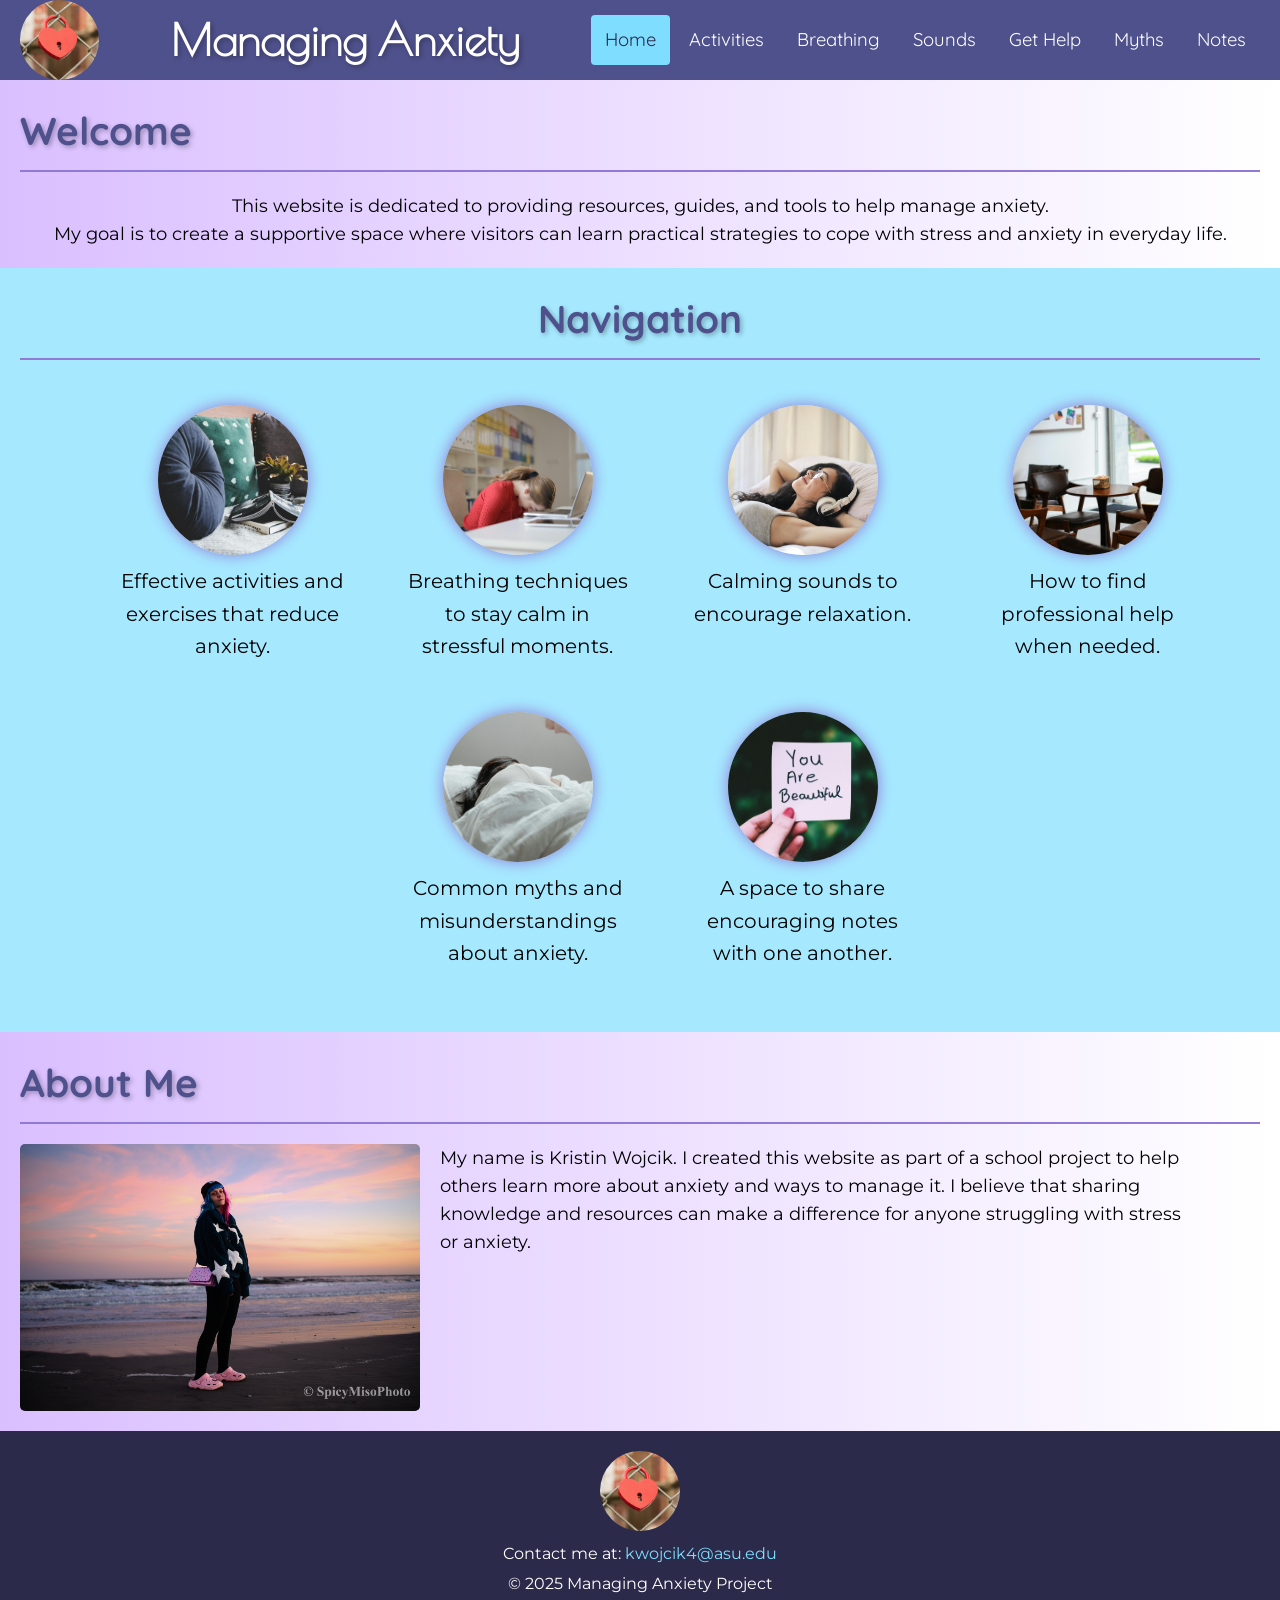
<file: index.html>
﻿<!DOCTYPE html>
<html lang="en">

<head>
    <meta charset="UTF-8">
    <title>Managing Anxiety</title>

    <link rel="stylesheet" href="css/style.css">

    <link rel="preconnect" href="https://fonts.googleapis.com">
    <link rel="preconnect" href="https://fonts.gstatic.com" crossorigin>
    <link
        href="https://fonts.googleapis.com/css2?family=Indie+Flower&family=Montserrat:ital@0;1&family=Poiret+One&family=Quicksand&display=swap"
        rel="stylesheet">
</head>

<body>
    <!-- ================= HEADER ================= -->
    <header id="site-header">
        <img id="logo-top" src="images/logo.jpg" alt="Red Lock in Gray Link Fence">
        <h1 id="site-title">Managing Anxiety</h1>

        <!-- Hamburger Menu -->
        <input type="checkbox" id="menu-toggle">
        <label for="menu-toggle" id="nav-button">
            <span></span>
            <span></span>
            <span></span>
        </label>

        <!-- Navigation -->
        <nav id="main-nav">
            <a href="index.html" class="active">Home</a>
            <a href="activities.html">Activities</a>
            <a href="breathing.html">Breathing</a>
            <a href="sounds.html">Sounds</a>
            <a href="get-help.html">Get Help</a>
            <a href="myths.html">Myths</a>
            <a href="notes.html">Notes</a>
        </nav>
    </header>

    <!-- ================= MAIN CONTENT ================= -->
    <main id="homepage-content">

        <!-- Welcome Section -->
        <section id="welcome" class="intro">
            <h2 class="section-title">Welcome</h2>
            <p>
                This website is dedicated to providing resources, guides, and tools
                to help manage anxiety.
            </p>
            <p>
                My goal is to create a supportive space
                where visitors can learn practical strategies to cope with stress
                and anxiety in everyday life.
            </p>
        </section>

        <!-- Goals Section -->
        <section id="goals">
            <h2 class="section-title">Navigation</h2>
            <ul>
                <li class="goal-item">
                    <a href="activities.html">
                        <img class="goal-icon" src="images/activities.jpg" alt="Activities icon">
                        Effective activities and exercises that reduce anxiety.
                    </a>
                </li>
                <li class="goal-item">
                    <a href="breathing.html">
                        <img class="goal-icon" src="images/breathing.jpg" alt="Breathing icon">
                        Breathing techniques to stay calm in stressful moments.
                    </a>
                </li>
                <li class="goal-item">
                    <a href="sounds.html">
                        <img class="goal-icon" src="images/sounds.jpg" alt="Sounds icon">
                        Calming sounds to encourage relaxation.
                    </a>
                </li>
                <li class="goal-item">
                    <a href="get-help.html">
                        <img class="goal-icon" src="images/help.jpg" alt="Help icon">
                        How to find professional help when needed.
                    </a>
                </li>
                <li class="goal-item">
                    <a href="myths.html">
                        <img class="goal-icon" src="images/myths.jpg" alt="Myths icon">
                        Common myths and misunderstandings about anxiety.
                    </a>
                </li>
                <li class="goal-item">
                    <a href="notes.html">
                        <img class="goal-icon" src="images/notes.jpg" alt="Notes icon">
                        A space to share encouraging notes with one another.
                    </a>
                </li>
            </ul>
        </section>

        <!-- About Me Section -->
        <section id="about-me" class="intro">
            <h2 class="section-title">About Me</h2>
            <img id="about-image" src="images/aboutme.jpg" alt="Photo of Kristin Wojcik">
            <p>
                My name is Kristin Wojcik. I created this website as part of a school project
                to help others learn more about anxiety and ways to manage it.
                I believe that sharing knowledge and resources can make a difference
                for anyone struggling with stress or anxiety.
            </p>
        </section>
    </main>

    <!-- ================= FOOTER ================= -->
    <footer id="site-footer">
        <img id="logo-footer" src="images/logo.jpg" alt="Red Lock in Gray Link Fence">
        <p>Contact me at: <a href="mailto:kwojcik4@asu.edu">kwojcik4@asu.edu</a></p>
        <p>© 2025 Managing Anxiety Project</p>
    </footer>
</body>

</html>
</file>
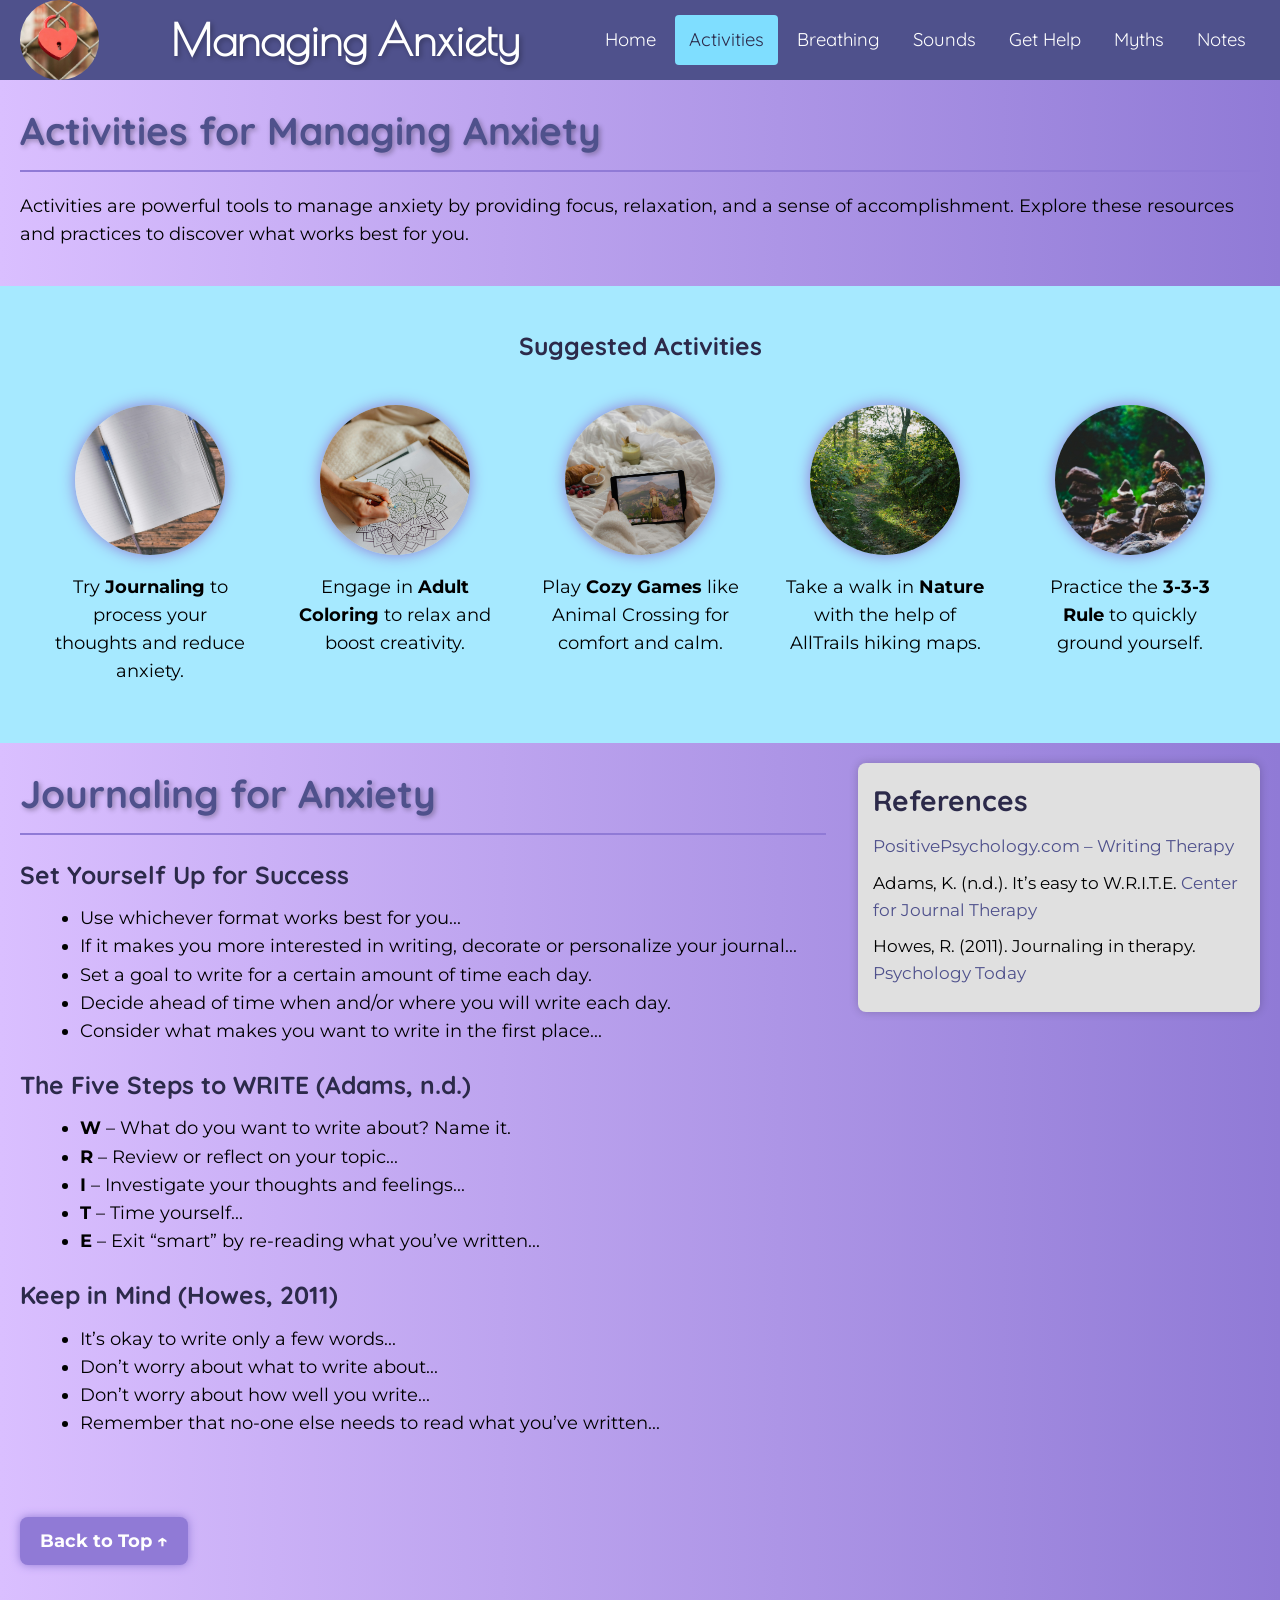
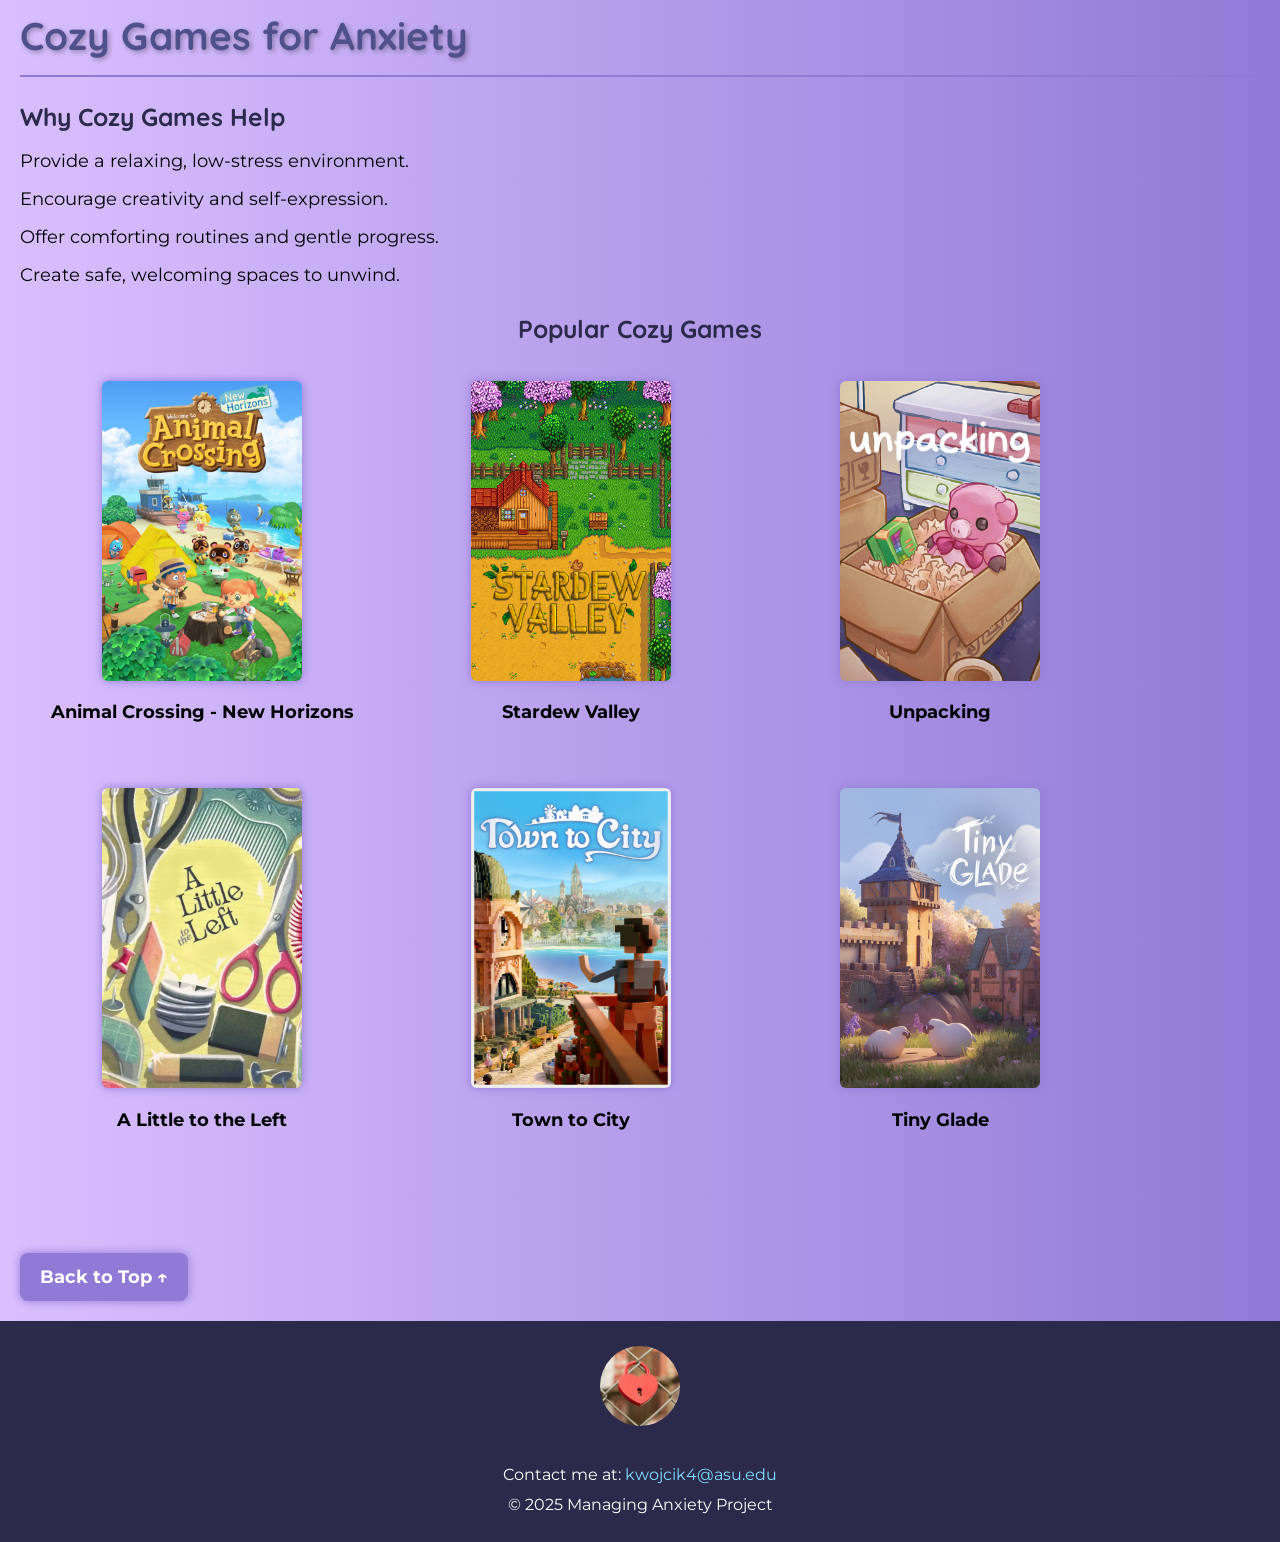
<file: activities.html>
﻿<!DOCTYPE html>
<html lang="en">

<head>
    <meta charset="UTF-8">
    <title>Managing Anxiety - Activities</title>

    <link rel="preconnect" href="https://fonts.googleapis.com">
    <link rel="preconnect" href="https://fonts.gstatic.com" crossorigin>
    <link
        href="https://fonts.googleapis.com/css2?family=Indie+Flower&family=Montserrat:ital@0;1&family=Poiret+One&family=Quicksand&display=swap"
        rel="stylesheet">

    <link rel="stylesheet" href="css/style.css">
</head>

<body>
    <!-- ================= HEADER ================= -->
    <header id="site-header">
        <img id="logo-top" src="images/logo.jpg" alt="Website Logo">
        <h1 id="site-title">Managing Anxiety</h1>

        <!-- Hamburger Menu -->
        <input type="checkbox" id="menu-toggle">
        <label for="menu-toggle" id="nav-button">
            <span></span>
            <span></span>
            <span></span>
        </label>

        <!-- Navigation -->
        <nav id="main-nav">
            <a href="index.html">Home</a>
            <a href="activities.html" class="active">Activities</a>
            <a href="breathing.html">Breathing</a>
            <a href="sounds.html">Sounds</a>
            <a href="get-help.html">Get Help</a>
            <a href="myths.html">Myths</a>
            <a href="notes.html">Notes</a>
        </nav>
    </header>

    <!-- ================= MAIN CONTENT ================= -->
    <main id="activities-content">

        <!-- Intro Section -->
        <section id="activities-intro" class="intro">
            <h2 class="section-title">Activities for Managing Anxiety</h2>
            <p>
                Activities are powerful tools to manage anxiety by providing focus,
                relaxation, and a sense of accomplishment. Explore these resources
                and practices to discover what works best for you.
            </p>
        </section>

        <!-- Activities List -->
        <section id="activity-list">
            <h3>Suggested Activities</h3>
            <a href="#journaling">
                <img class="goal-icon" src="images/journaling.jpg" alt="Ball Point Pen on Opened Notebook">
                <p>Try <strong>Journaling</strong> to process your thoughts and reduce anxiety.</p>
            </a>
            <a href="https://www.crayola.com/adult-coloring" target="_blank">
                <img class="goal-icon" src="images/coloring.jpg" alt="Coloring icon">
                <p>Engage in <strong>Adult Coloring</strong> to relax and boost creativity.</p>
            </a>
            <a href="#cozy-games">
                <img class="goal-icon" src="images/games.jpg" alt="Cozy games icon">
                <p>Play <strong>Cozy Games</strong> like Animal Crossing for comfort and calm.</p>
            </a>
            <a href="https://www.alltrails.com/" target="_blank">
                <img class="goal-icon" src="images/nature.jpg" alt="Nature walk icon">
                <p>Take a walk in <strong>Nature</strong> with the help of AllTrails hiking maps.</p>
            </a>
            <a href="https://www.healthline.com/health/333-rule-anxiety" target="_blank">
                <img class="goal-icon" src="images/333rule.jpg" alt="333 Rule icon">
                <p>Practice the <strong>3-3-3 Rule</strong> to quickly ground yourself.</p>
            </a>
        </section>

        <!-- Journaling Section with Sidebar -->
        <section id="journaling">
            <section class="content">
                <h2 class="section-title">Journaling for Anxiety</h2>

                <h3>Set Yourself Up for Success</h3>
                <ul>
                    <li>Use whichever format works best for you...</li>
                    <li>If it makes you more interested in writing, decorate or personalize your journal...</li>
                    <li>Set a goal to write for a certain amount of time each day.</li>
                    <li>Decide ahead of time when and/or where you will write each day.</li>
                    <li>Consider what makes you want to write in the first place...</li>
                </ul>

                <h3>The Five Steps to WRITE (Adams, n.d.)</h3>
                <ul>
                    <li><strong>W</strong> – What do you want to write about? Name it.</li>
                    <li><strong>R</strong> – Review or reflect on your topic...</li>
                    <li><strong>I</strong> – Investigate your thoughts and feelings...</li>
                    <li><strong>T</strong> – Time yourself...</li>
                    <li><strong>E</strong> – Exit “smart” by re-reading what you’ve written...</li>
                </ul>

                <h3>Keep in Mind (Howes, 2011)</h3>
                <ul>
                    <li>It’s okay to write only a few words...</li>
                    <li>Don’t worry about what to write about...</li>
                    <li>Don’t worry about how well you write...</li>
                    <li>Remember that no-one else needs to read what you’ve written...</li>
                </ul>

                <!-- Back to Top -->
                <section class="back-to-top">
                    <a href="#site-header">Back to Top ↑</a>
                </section>
            </section>

            <!-- Sidebar -->
            <aside id="references" class="sidebar-box">
                <h3>References</h3>
                <ul>
                    <li><a href="https://positivepsychology.com/writing-therapy/" target="_blank">PositivePsychology.com
                            – Writing Therapy</a></li>
                    <li>Adams, K. (n.d.). It’s easy to W.R.I.T.E. <a
                            href="https://journaltherapy.com/journal-cafe-3/journal-course/" target="_blank">Center for
                            Journal Therapy</a></li>
                    <li>Howes, R. (2011). Journaling in therapy. <a
                            href="https://www.psychologytoday.com/blog/in-therapy/201101/journaling-in-therapy"
                            target="_blank">Psychology Today</a></li>
                </ul>
            </aside>
        </section>

        <!-- Cozy Games Section -->
        <section id="cozy-games">
            <section class="content">
                <h2 class="section-title">Cozy Games for Anxiety</h2>

                <h3>Why Cozy Games Help</h3>
                <ul>
                    <li>Provide a relaxing, low-stress environment.</li>
                    <li>Encourage creativity and self-expression.</li>
                    <li>Offer comforting routines and gentle progress.</li>
                    <li>Create safe, welcoming spaces to unwind.</li>
                </ul>

                <h3>Popular Cozy Games</h3>
                <a href="https://animalcrossing.nintendo.com/new-horizons/" class="game-link" target="_blank">
                    <img src="images/animalcrossing.jpg" alt="Animal Crossing" class="game-thumb">
                    <p><strong>Animal Crossing - New Horizons</strong></p>
                </a>
                <a href="https://store.steampowered.com/app/413150/Stardew_Valley/" class="game-link" target="_blank">
                    <img src="images/stardewvalley.jpg" alt="Stardew Valley" class="game-thumb">
                    <p><strong>Stardew Valley</strong></p>
                </a>
                <a href="https://store.steampowered.com/app/1135690/Unpacking/" class="game-link" target="_blank">
                    <img src="images/unpacking.jpg" alt="Unpacking" class="game-thumb">
                    <p><strong>Unpacking</strong></p>
                </a>
                <a href="https://store.steampowered.com/app/1629520/A_Little_to_the_Left/" class="game-link"
                    target="_blank">
                    <img src="images/alittletotheleft.jpg" alt="A Little to the Left" class="game-thumb">
                    <p><strong>A Little to the Left</strong></p>
                </a>
                <a href="https://store.steampowered.com/app/3115220/Town_to_City/" class="game-link" target="_blank">
                    <img src="images/towntocity.jpg" alt="Town to City" class="game-thumb">
                    <p><strong>Town to City</strong></p>
                </a>
                <a href="https://store.steampowered.com/app/2198150/Tiny_Glade/" class="game-link" target="_blank">
                    <img src="images/tinyglade.jpg" alt="Tiny Glade" class="game-thumb">
                    <p><strong>Tiny Glade</strong></p>
                </a>

                <!-- Back to Top -->
                <section class="back-to-top">
                    <a href="#site-header">Back to Top ↑</a>
                </section>
            </section>
        </section>
    </main>

    <!-- ================= FOOTER ================= -->
    <footer id="site-footer">
        <p>
            <img id="logo-footer" src="images/logo.jpg" alt="My Logo"><br>
            Contact me at: <a href="mailto:kwojcik4@asu.edu">kwojcik4@asu.edu</a>
        </p>
        <p>© 2025 Managing Anxiety Project</p>
    </footer>
</body>

</html>
</file>
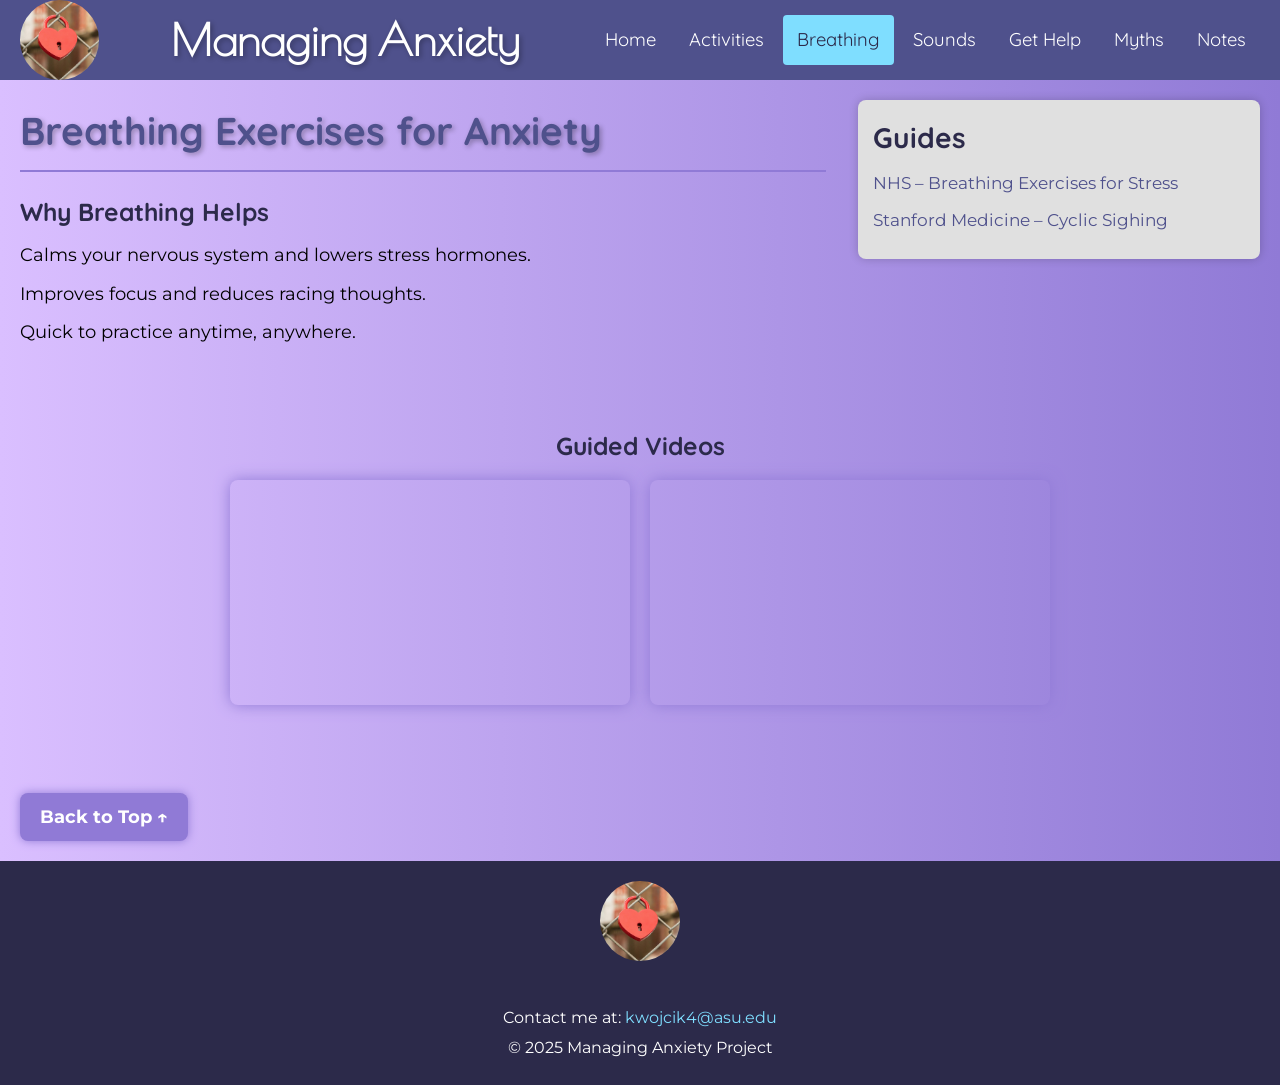
<file: breathing.html>
<!DOCTYPE html>
<html lang="en">

<head>
    <meta charset="UTF-8">
    <title>Managing Anxiety - Breathing</title>

    <link rel="preconnect" href="https://fonts.googleapis.com">
    <link rel="preconnect" href="https://fonts.gstatic.com" crossorigin>
    <link
        href="https://fonts.googleapis.com/css2?family=Indie+Flower&family=Montserrat:ital@0;1&family=Poiret+One&family=Quicksand&display=swap"
        rel="stylesheet">

    <link rel="stylesheet" href="css/style.css">
</head>

<body>
    <!-- ================= HEADER ================= -->
    <header id="site-header">
        <img id="logo-top" src="images/logo.jpg" alt="Website Logo">
        <h1 id="site-title">Managing Anxiety</h1>

        <!-- Hamburger Menu -->
        <input type="checkbox" id="menu-toggle">
        <label for="menu-toggle" id="nav-button">
            <span></span>
            <span></span>
            <span></span>
        </label>

        <!-- Navigation -->
        <nav id="main-nav">
            <a href="index.html">Home</a>
            <a href="activities.html">Activities</a>
            <a href="breathing.html" class="active">Breathing</a>
            <a href="sounds.html">Sounds</a>
            <a href="get-help.html">Get Help</a>
            <a href="myths.html">Myths</a>
            <a href="notes.html">Notes</a>
        </nav>
    </header>

    <!-- ================= MAIN CONTENT ================= -->
    <main id="breathing-content">

        <!-- Intro + Sidebar -->
        <section id="breathing-exercises">
            <section class="content">
                <h2 class="section-title">Breathing Exercises for Anxiety</h2>

                <h3>Why Breathing Helps</h3>
                <ul>
                    <li>Calms your nervous system and lowers stress hormones.</li>
                    <li>Improves focus and reduces racing thoughts.</li>
                    <li>Quick to practice anytime, anywhere.</li>
                </ul>
            </section>

            <!-- Sidebar -->
            <aside id="guides" class="sidebar-box">
                <h3>Guides</h3>
                <ul>
                    <li><a href="https://www.nhs.uk/mental-health/self-help/guides-tools-and-activities/breathing-exercises-for-stress/"
                            target="_blank">NHS – Breathing Exercises for Stress</a></li>
                    <li><a href="https://med.stanford.edu/news/insights/2023/02/cyclic-sighing-can-help-breathe-away-anxiety.html"
                            target="_blank">Stanford Medicine – Cyclic Sighing</a></li>
                </ul>
            </aside>
        </section>

        <!-- Guided Videos (own section, full width) -->
        <section id="breathing-videos">
            <h3> Guided Videos</h3>
            <section class="video-pair">
                <section class="video-frame">
                    <iframe src="https://www.youtube.com/embed/LiUnFJ8P4gM" title="Guided Breathing Exercise"
                        frameborder="0"
                        allow="accelerometer; autoplay; clipboard-write; encrypted-media; gyroscope; picture-in-picture; web-share"
                        referrerpolicy="strict-origin-when-cross-origin" allowfullscreen>
                    </iframe>
                </section>
                <section class="video-frame">
                    <iframe src="https://www.youtube.com/embed/Rt08wzTYKHg" title="Cyclic Sighing" frameborder="0"
                        allow="accelerometer; autoplay; clipboard-write; encrypted-media; gyroscope; picture-in-picture; web-share"
                        referrerpolicy="strict-origin-when-cross-origin" allowfullscreen>
                    </iframe>
                </section>
            </section>

            <!-- Back to Top -->
            <section class="back-to-top">
                <a href="#site-header">Back to Top ↑</a>
            </section>
        </section>
    </main>

    <!-- ================= FOOTER ================= -->
    <footer id="site-footer">
        <img id="logo-footer" src="images/logo.jpg" alt="Website Logo"><br>
        <p>Contact me at: <a href="mailto:kwojcik4@asu.edu">kwojcik4@asu.edu</a></p>
        <p>© 2025 Managing Anxiety Project</p>
    </footer>
</body>

</html>
</file>
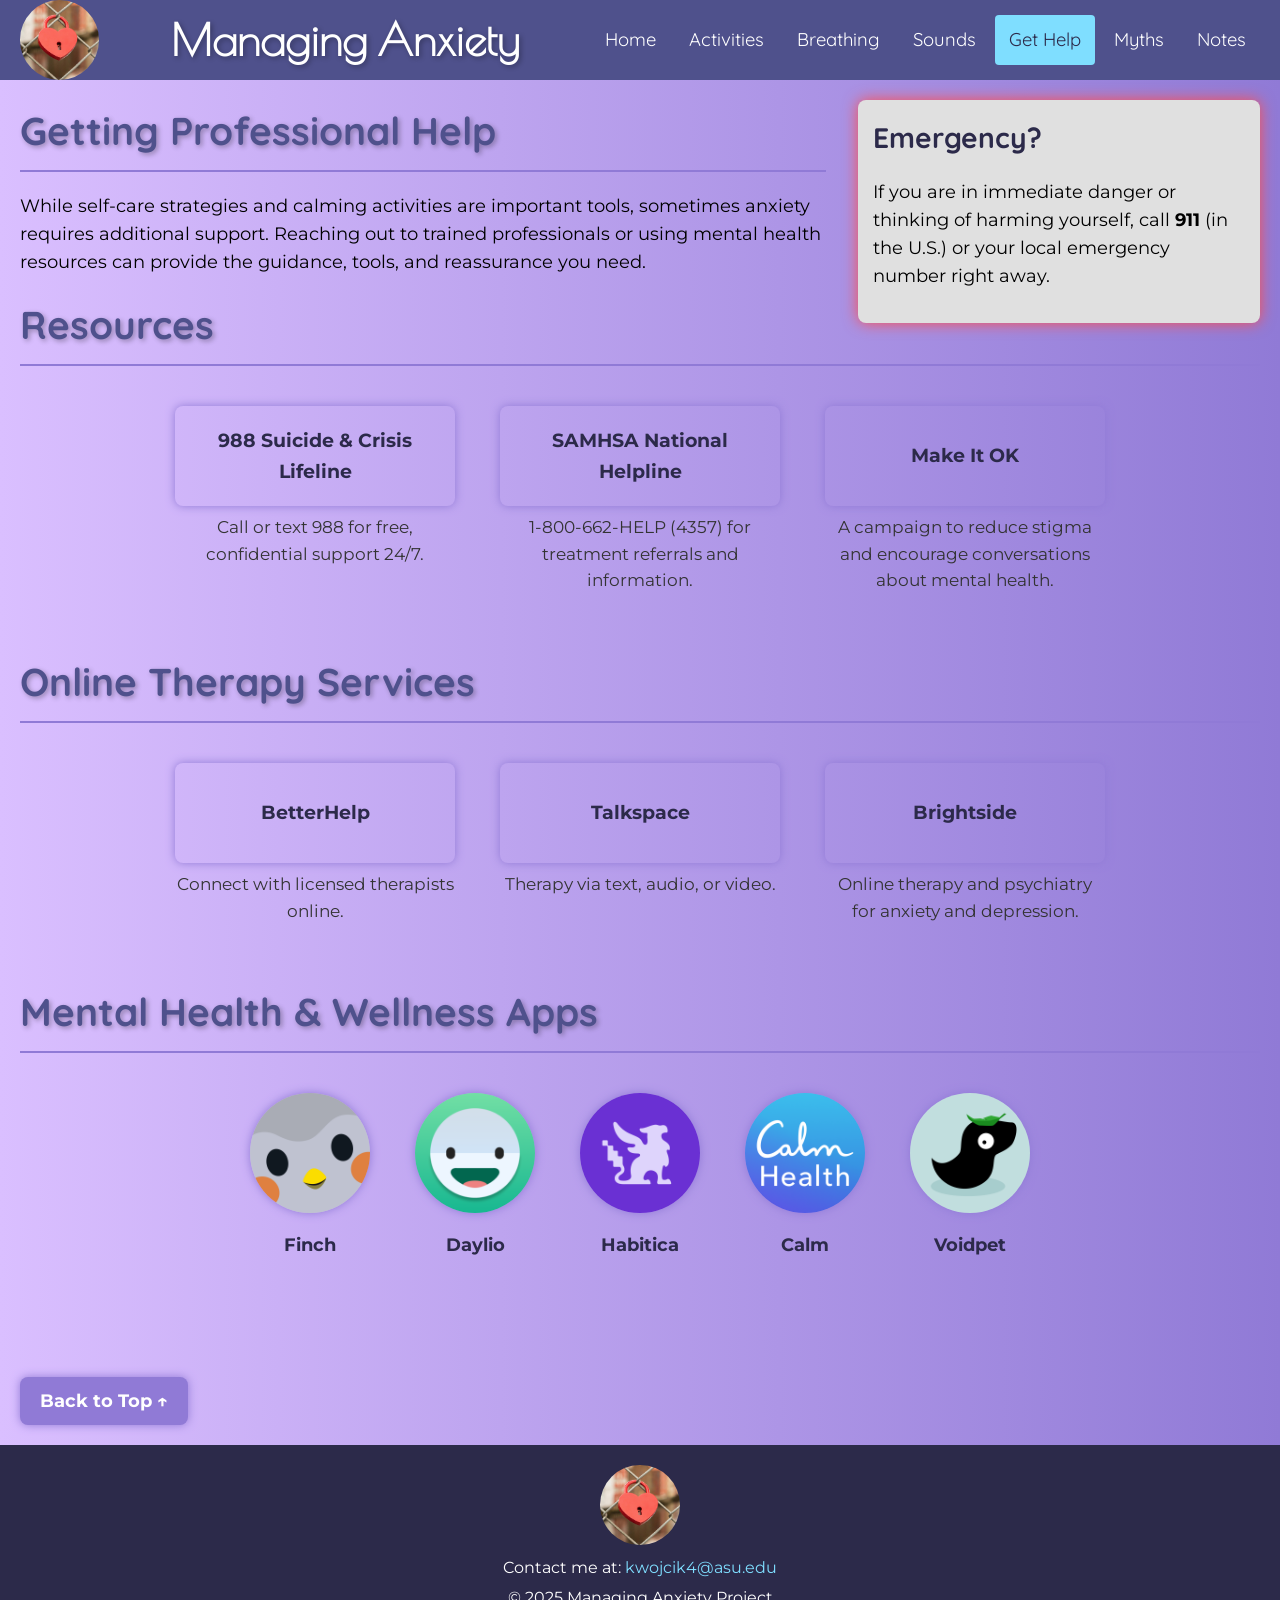
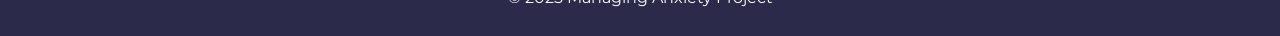
<file: get-help.html>
﻿<!DOCTYPE html>
<html lang="en">

<head>
    <meta charset="UTF-8">
    <title>Managing Anxiety - Get Help</title>

    <link rel="stylesheet" href="css/style.css">

    <link rel="preconnect" href="https://fonts.googleapis.com">
    <link rel="preconnect" href="https://fonts.gstatic.com" crossorigin>
    <link
        href="https://fonts.googleapis.com/css2?family=Indie+Flower&family=Montserrat:ital@0;1&family=Poiret+One&family=Quicksand&display=swap"
        rel="stylesheet">
</head>

<body>
    <!-- ================= HEADER ================= -->
    <header id="site-header">
        <img id="logo-top" src="images/logo.jpg" alt="Website Logo">
        <h1 id="site-title">Managing Anxiety</h1>

        <!-- Hamburger Menu -->
        <input type="checkbox" id="menu-toggle">
        <label for="menu-toggle" id="nav-button">
            <span></span>
            <span></span>
            <span></span>
        </label>

        <!-- Navigation -->
        <nav id="main-nav">
            <a href="index.html">Home</a>
            <a href="activities.html">Activities</a>
            <a href="breathing.html">Breathing</a>
            <a href="sounds.html">Sounds</a>
            <a href="get-help.html" class="active">Get Help</a>
            <a href="myths.html">Myths</a>
            <a href="notes.html">Notes</a>
        </nav>
    </header>

    <!-- ================= MAIN CONTENT ================= -->
    <main id="help-content">

        <!-- Intro + Sidebar -->
        <section id="help-section">
            <section class="content">
                <h2 class="section-title">Getting Professional Help</h2>
                <p>
                    While self-care strategies and calming activities are important tools,
                    sometimes anxiety requires additional support. Reaching out to trained
                    professionals or using mental health resources can provide the guidance,
                    tools, and reassurance you need.
                </p>
            </section>

            <aside id="support" class="sidebar-box">
                <h3>Emergency?</h3>
                <p>
                    If you are in immediate danger or thinking of harming yourself,
                    call <strong>911</strong> (in the U.S.) or your local emergency number right away.
                </p>
            </aside>
        </section>

        <!-- Resources Section -->
        <section id="resources">
            <h2 class="section-title">Resources</h2>
            <ul id="help-links">
                <li>
                    <a href="https://988lifeline.org/" target="_blank" class="help-link">
                        <span>988 Suicide & Crisis Lifeline</span>
                    </a>
                    <p class="help-desc">Call or text 988 for free, confidential support 24/7.</p>
                </li>
                <li>
                    <a href="https://www.samhsa.gov/find-help/helplines/national-helpline" target="_blank"
                        class="help-link">
                        <span>SAMHSA National Helpline</span>
                    </a>
                    <p class="help-desc">1-800-662-HELP (4357) for treatment referrals and information.</p>
                </li>
                <li>
                    <a href="https://makeitok.org/" target="_blank" class="help-link">
                        <span>Make It OK</span>
                    </a>
                    <p class="help-desc">A campaign to reduce stigma and encourage conversations about mental health.
                    </p>
                </li>
            </ul>
        </section>

        <!-- Online Therapy Section -->
        <section id="therapy">
            <h2 class="section-title">Online Therapy Services</h2>
            <ul id="therapy-links">
                <li>
                    <a href="https://www.betterhelp.com/" target="_blank" class="therapy-link">
                        <span>BetterHelp</span>
                    </a>
                    <p class="help-desc">Connect with licensed therapists online.</p>
                </li>
                <li>
                    <a href="https://www.talkspace.com/" target="_blank" class="therapy-link">
                        <span>Talkspace</span>
                    </a>
                    <p class="help-desc">Therapy via text, audio, or video.</p>
                </li>
                <li>
                    <a href="https://www.brightside.com/" target="_blank" class="therapy-link">
                        <span>Brightside</span>
                    </a>
                    <p class="help-desc">Online therapy and psychiatry for anxiety and depression.</p>
                </li>
            </ul>
        </section>

        <!-- Mental Health Apps Section -->
        <section id="apps">
            <h2 class="section-title">Mental Health & Wellness Apps</h2>
            <ul id="app-links">
                <li>
                    <a href="https://finchcare.com/" target="_blank" class="app-link">
                        <img src="images/app-finch.jpg" alt="Finch App">
                        <p>Finch</p>
                    </a>
                </li>
                <li>
                    <a href="https://daylio.net/" target="_blank" class="app-link">
                        <img src="images/app-daylio.jpg" alt="Daylio App">
                        <p>Daylio</p>
                    </a>
                </li>
                <li>
                    <a href="https://habitica.com/" target="_blank" class="app-link">
                        <img src="images/app-habitica.jpg" alt="Habitica App">
                        <p>Habitica</p>
                    </a>
                </li>
                <li>
                    <a href="https://www.calm.com/" target="_blank" class="app-link">
                        <img src="images/app-calm.jpg" alt="Calm App">
                        <p>Calm</p>
                    </a>
                </li>
                <li>
                    <a href="https://voidpet.com/" target="_blank" class="app-link">
                        <img src="images/app-voidpet.jpg" alt="Voidpet App">
                        <p>Voidpet</p>
                    </a>
                </li>
            </ul>
            <section class="back-to-top">
                <a href="#site-header">Back to Top ↑</a>
            </section>
        </section>
    </main>

    <!-- ================= FOOTER ================= -->
    <footer id="site-footer">
        <img id="logo-footer" src="images/logo.jpg" alt="Website Logo">
        <p>Contact me at: <a href="mailto:kwojcik4@asu.edu">kwojcik4@asu.edu</a></p>
        <p>© 2025 Managing Anxiety Project</p>
    </footer>
</body>

</html>
</file>
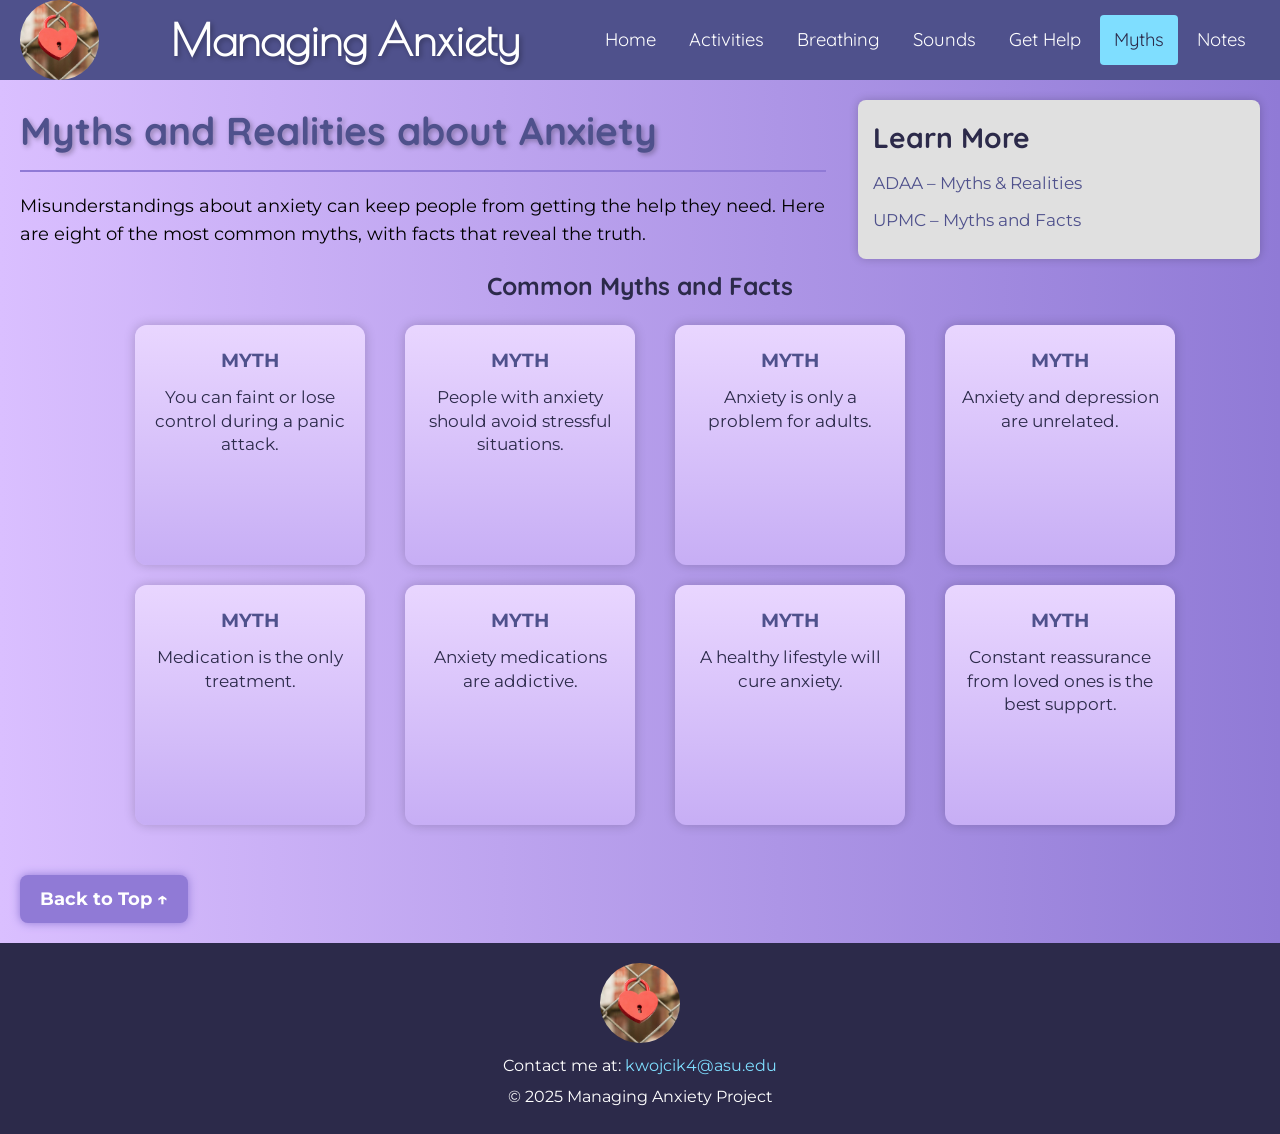
<file: myths.html>
﻿<!DOCTYPE html>
<html lang="en">

<head>
    <meta charset="UTF-8">
    <title>Managing Anxiety - Myths</title>

    <link rel="stylesheet" href="css/style.css">

    <link rel="preconnect" href="https://fonts.googleapis.com">
    <link rel="preconnect" href="https://fonts.gstatic.com" crossorigin>
    <link
        href="https://fonts.googleapis.com/css2?family=Indie+Flower&family=Montserrat:ital@0;1&family=Poiret+One&family=Quicksand&display=swap"
        rel="stylesheet">
</head>

<body>
    <!-- ================= HEADER ================= -->
    <header id="site-header">
        <img id="logo-top" src="images/logo.jpg" alt="Website Logo">
        <h1 id="site-title">Managing Anxiety</h1>

        <!-- Hamburger Menu -->
        <input type="checkbox" id="menu-toggle">
        <label for="menu-toggle" id="nav-button">
            <span></span>
            <span></span>
            <span></span>
        </label>

        <!-- Navigation -->
        <nav id="main-nav">
            <a href="index.html">Home</a>
            <a href="activities.html">Activities</a>
            <a href="breathing.html">Breathing</a>
            <a href="sounds.html">Sounds</a>
            <a href="get-help.html">Get Help</a>
            <a href="myths.html" class="active">Myths</a>
            <a href="notes.html">Notes</a>
        </nav>
    </header>

    <!-- ================= MAIN CONTENT ================= -->
    <main id="myths-content">
        <!-- Intro + Sidebar -->
        <section id="myths-intro">
            <section class="content">
                <h2 class="section-title">Myths and Realities about Anxiety</h2>
                <p>
                    Misunderstandings about anxiety can keep people from getting the help they need.
                    Here are eight of the most common myths, with facts that reveal the truth.
                </p>
            </section>

            <aside class="sidebar-box">
                <h3>Learn More</h3>
                <ul>
                    <li><a href="https://adaa.org/understanding-anxiety/generalized-anxiety-disorder-gad/myths-realities"
                            target="_blank">ADAA – Myths & Realities</a></li>
                    <li><a href="https://share.upmc.com/2020/05/myths-and-facts-about-anxiety/" target="_blank">UPMC –
                            Myths and Facts</a></li>
                </ul>
            </aside>
        </section>

        <!-- Myth vs Reality Section -->
        <section id="myths-list">
            <h3>Common Myths and Facts</h3>
            <ul>
                <li class="myth-card">
                    <section class="myth-card-inner">
                        <span class="card-front">
                            <span class="label">Myth</span>
                            <span class="body">You can faint or lose control during a panic attack.</span>
                        </span>
                        <span class="card-back">
                            <span class="label">Fact</span>
                            <span class="body">Panic raises blood pressure slightly; fainting is unlikely.</span>
                        </span>
                    </section>
                </li>

                <li class="myth-card">
                    <section class="myth-card-inner">
                        <span class="card-front">
                            <span class="label">Myth</span>
                            <span class="body">People with anxiety should avoid stressful situations.</span>
                        </span>
                        <span class="card-back">
                            <span class="label">Fact</span>
                            <span class="body">Avoidance reinforces anxiety. Facing fears helps reduce it.</span>
                        </span>
                    </section>
                </li>

                <li class="myth-card">
                    <section class="myth-card-inner">
                        <span class="card-front">
                            <span class="label">Myth</span>
                            <span class="body">Anxiety is only a problem for adults.</span>
                        </span>
                        <span class="card-back">
                            <span class="label">Fact</span>
                            <span class="body">About 9.4% of U.S. children also live with diagnosed anxiety.</span>
                        </span>
                    </section>
                </li>

                <li class="myth-card">
                    <section class="myth-card-inner">
                        <span class="card-front">
                            <span class="label">Myth</span>
                            <span class="body">Anxiety and depression are unrelated.</span>
                        </span>
                        <span class="card-back">
                            <span class="label">Fact</span>
                            <span class="body">Many people experience both, and anxiety is linked to other conditions
                                too.</span>
                        </span>
                    </section>
                </li>

                <li class="myth-card">
                    <section class="myth-card-inner">
                        <span class="card-front">
                            <span class="label">Myth</span>
                            <span class="body">Medication is the only treatment.</span>
                        </span>
                        <span class="card-back">
                            <span class="label">Fact</span>
                            <span class="body">Cognitive-behavioral therapy (CBT) is as effective—or more effective—for
                                many people.</span>
                        </span>
                    </section>
                </li>

                <li class="myth-card">
                    <section class="myth-card-inner">
                        <span class="card-front">
                            <span class="label">Myth</span>
                            <span class="body">Anxiety medications are addictive.</span>
                        </span>
                        <span class="card-back">
                            <span class="label">Fact</span>
                            <span class="body">SSRIs and SNRIs are not addictive. Only some medications, like
                                benzodiazepines, can cause dependence.</span>
                        </span>
                    </section>
                </li>

                <li class="myth-card">
                    <section class="myth-card-inner">
                        <span class="card-front">
                            <span class="label">Myth</span>
                            <span class="body">A healthy lifestyle will cure anxiety.</span>
                        </span>
                        <span class="card-back">
                            <span class="label">Fact</span>
                            <span class="body">Exercise, diet, and sleep help, but they don’t cure anxiety disorders
                                without treatment.</span>
                        </span>
                    </section>
                </li>

                <li class="myth-card">
                    <section class="myth-card-inner">
                        <span class="card-front">
                            <span class="label">Myth</span>
                            <span class="body">Constant reassurance from loved ones is the best support.</span>
                        </span>
                        <span class="card-back">
                            <span class="label">Fact</span>
                            <span class="body">Too much reassurance can reinforce fears. Encouragement to face anxiety
                                is more helpful.</span>
                        </span>
                    </section>
                </li>
            </ul>
        </section>

        <!-- Back to Top -->
        <section class="back-to-top">
            <a href="#site-header">Back to Top ↑</a>
        </section>
    </main>

    <!-- ================= FOOTER ================= -->
    <footer id="site-footer">
        <img id="logo-footer" src="images/logo.jpg" alt="Website Logo">
        <p>Contact me at: <a href="mailto:kwojcik4@asu.edu">kwojcik4@asu.edu</a></p>
        <p>© 2025 Managing Anxiety Project</p>
    </footer>
    <script src="js/myths.js"></script>
</body>

</html>
</file>
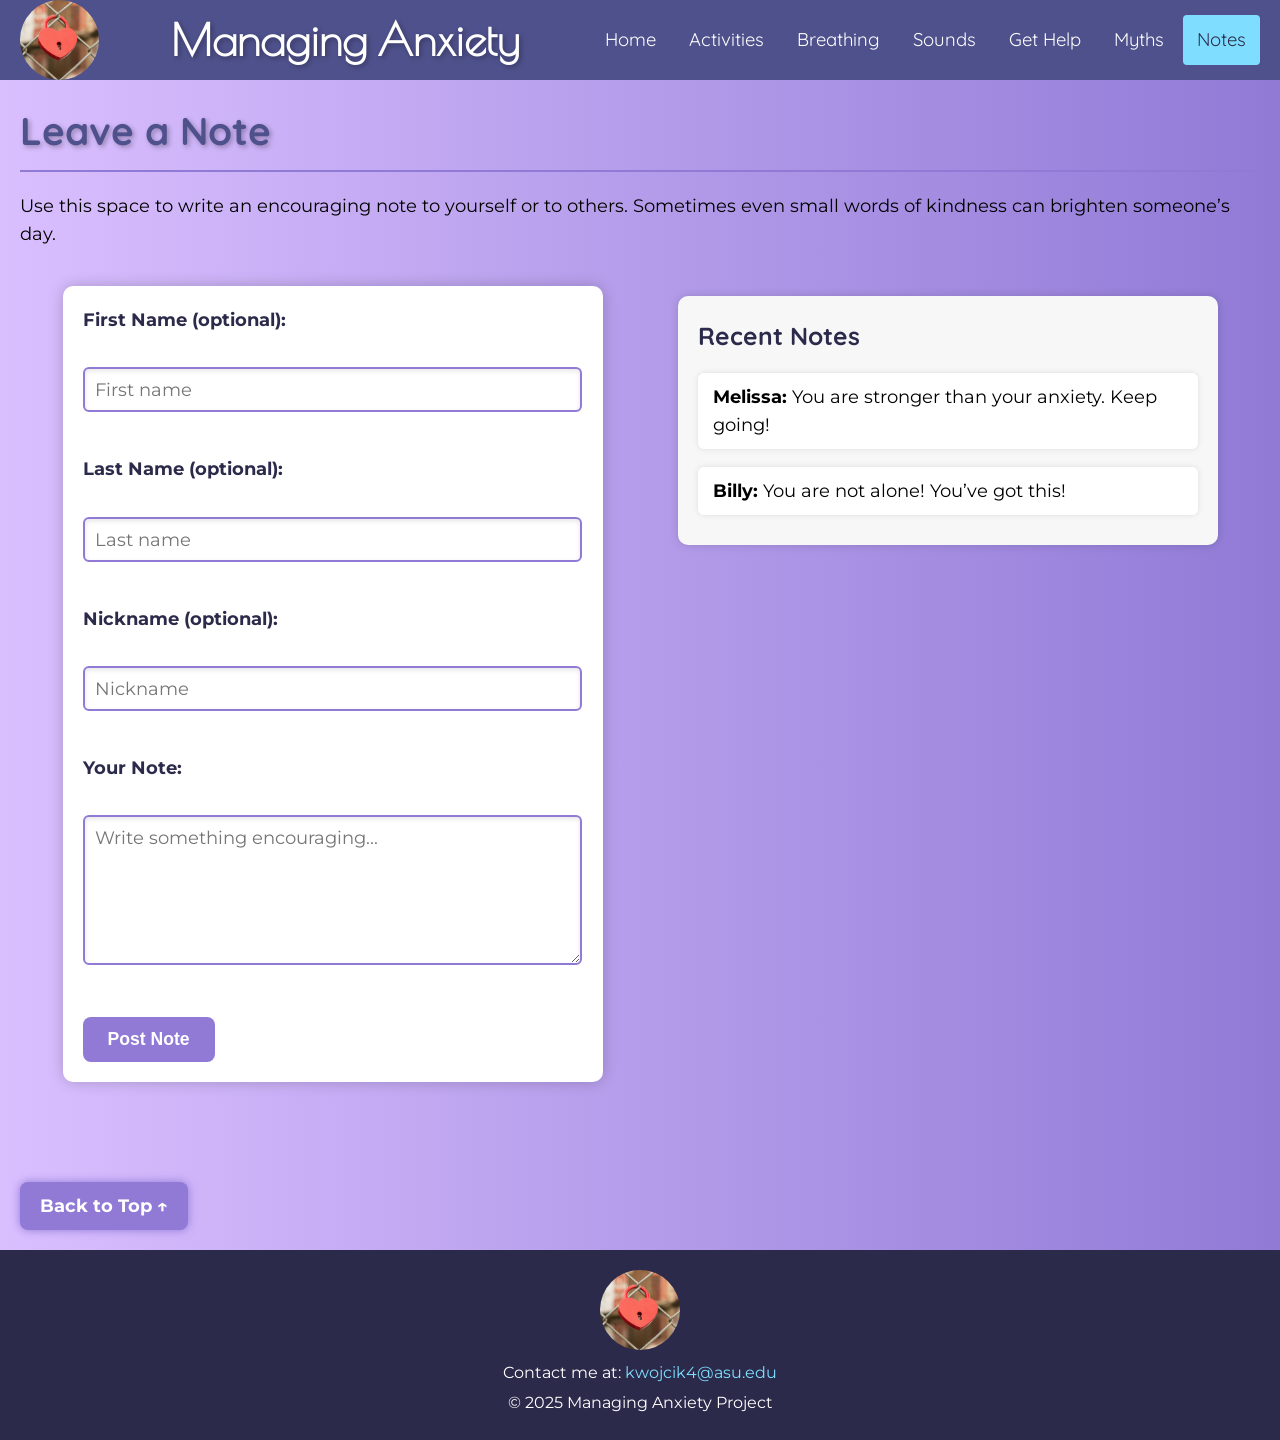
<file: notes.html>
﻿<!DOCTYPE html>
<html lang="en">

<head>
    <meta charset="UTF-8">
    <title>Managing Anxiety - Notes</title>

    <link rel="stylesheet" href="css/style.css">

    <link rel="preconnect" href="https://fonts.googleapis.com">
    <link rel="preconnect" href="https://fonts.gstatic.com" crossorigin>
    <link
        href="https://fonts.googleapis.com/css2?family=Indie+Flower&family=Montserrat:ital@0;1&family=Poiret+One&family=Quicksand&display=swap"
        rel="stylesheet">
</head>

<body>
    <!-- ================= HEADER ================= -->
    <header id="site-header">
        <img id="logo-top" src="images/logo.jpg" alt="Website Logo">
        <h1 id="site-title">Managing Anxiety</h1>

        <!-- Hamburger Menu -->
        <input type="checkbox" id="menu-toggle">
        <label for="menu-toggle" id="nav-button">
            <span></span>
            <span></span>
            <span></span>
        </label>

        <!-- Navigation -->
        <nav id="main-nav">
            <a href="index.html">Home</a>
            <a href="activities.html">Activities</a>
            <a href="breathing.html">Breathing</a>
            <a href="sounds.html">Sounds</a>
            <a href="get-help.html">Get Help</a>
            <a href="myths.html">Myths</a>
            <a href="notes.html" class="active">Notes</a>
        </nav>
    </header>

    <!-- ================= MAIN CONTENT ================= -->
    <main id="notes-content">
        <section id="notes-intro" class="intro">
            <h2 class="section-title">Leave a Note</h2>
            <p>
                Use this space to write an encouraging note to yourself or to others.
                Sometimes even small words of kindness can brighten someone’s day.
            </p>
        </section>

        <!-- Notes Form -->
        <section id="notes-wrapper">
            <section id="leave-note">
                <form id="note-form">
                    <label for="note-first">First Name (optional):</label><br>
                    <input type="text" id="note-first" name="note-first" placeholder="First name"><br><br>

                    <label for="note-last">Last Name (optional):</label><br>
                    <input type="text" id="note-last" name="note-last" placeholder="Last name"><br><br>

                    <label for="note-nick">Nickname (optional):</label><br>
                    <input type="text" id="note-nick" name="note-nick" placeholder="Nickname"><br><br>

                    <label for="note-message">Your Note:</label><br>
                    <textarea id="note-message" name="note-message" rows="6" cols="50"
                        placeholder="Write something encouraging..." required></textarea><br><br>

                    <button type="submit">Post Note</button>
                </form>
            </section>

            <!-- Posted Notes Section -->
            <section id="posted-notes">
                <h3>Recent Notes</h3>
                <p><strong>Melissa:</strong> You are stronger than your anxiety. Keep going!</p>
                <p><strong>Billy:</strong> You are not alone! You’ve got this!</p>
            </section>
        </section>

        <!-- Back to Top -->
        <section class="back-to-top">
            <a href="#site-header">Back to Top ↑</a>
        </section>
    </main>

    <!-- ================= FOOTER ================= -->
    <footer id="site-footer">
        <img id="logo-footer" src="images/logo.jpg" alt="Website Logo">
        <p>Contact me at: <a href="mailto:kwojcik4@asu.edu">kwojcik4@asu.edu</a></p>
        <p>© 2025 Managing Anxiety Project</p>
    </footer>
    <script src="js/notes.js"></script>
</body>

</html>
</file>
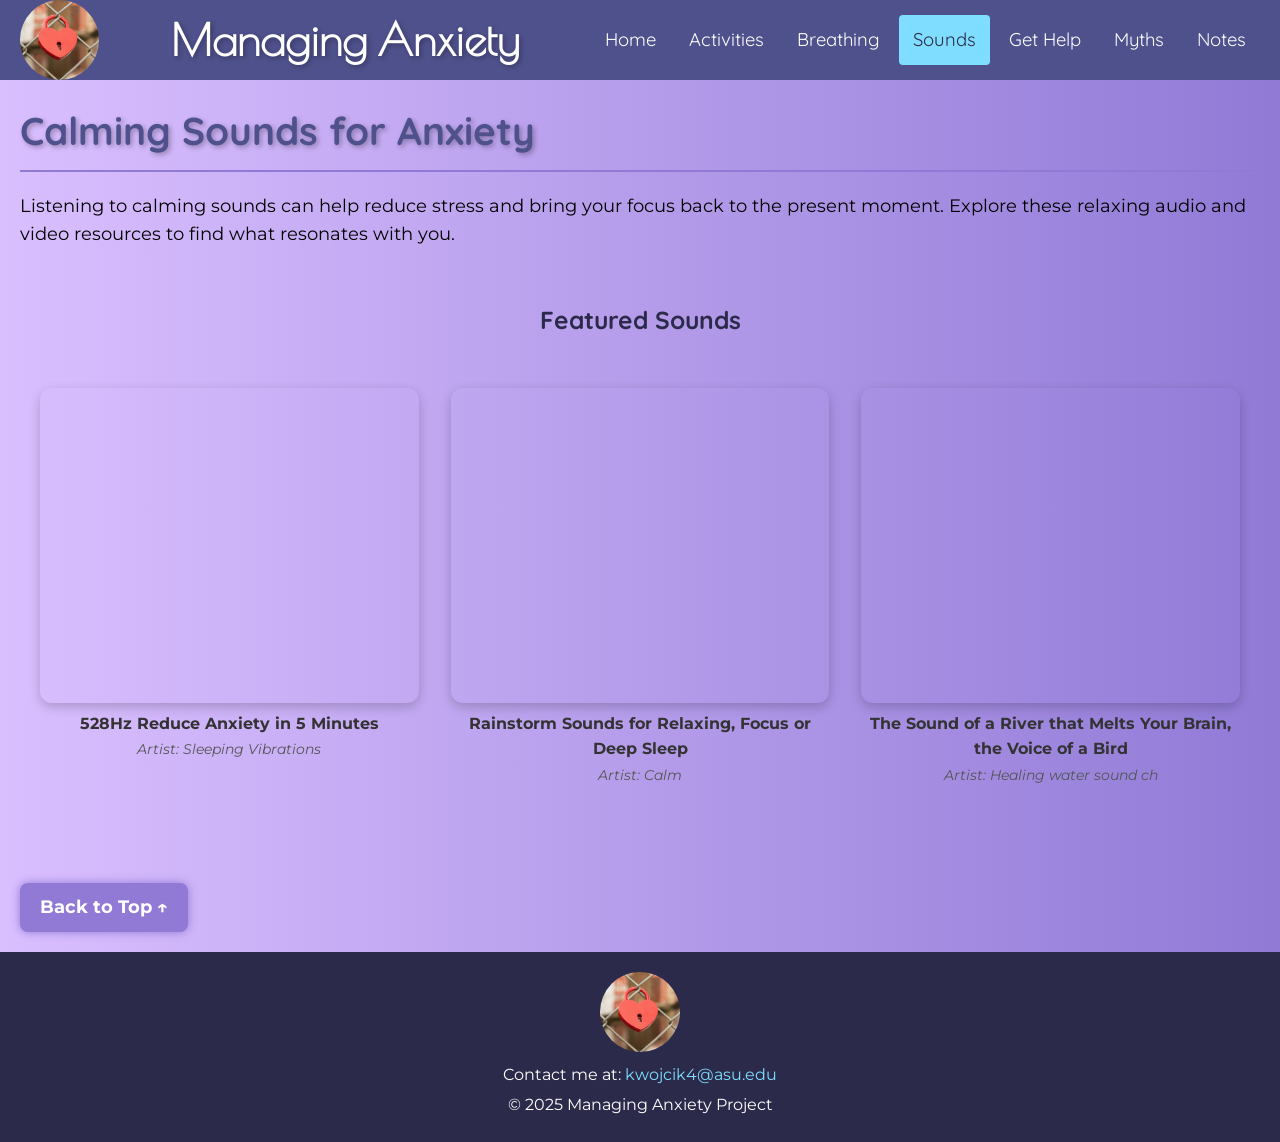
<file: sounds.html>
﻿<!DOCTYPE html>
<html lang="en">

<head>
    <meta charset="UTF-8">
    <title>Managing Anxiety - Sounds</title>

    <!-- Stylesheet -->
    <link rel="stylesheet" href="css/style.css">

    <!-- Fonts -->
    <link rel="preconnect" href="https://fonts.googleapis.com">
    <link rel="preconnect" href="https://fonts.gstatic.com" crossorigin>
    <link
        href="https://fonts.googleapis.com/css2?family=Indie+Flower&family=Montserrat:ital@0;1&family=Poiret+One&family=Quicksand&display=swap"
        rel="stylesheet">
</head>

<body>
    <!-- ================= HEADER ================= -->
    <header id="site-header">
        <img id="logo-top" src="images/logo.jpg" alt="Website Logo">
        <h1 id="site-title">Managing Anxiety</h1>

        <!-- Hamburger Menu -->
        <input type="checkbox" id="menu-toggle">
        <label for="menu-toggle" id="nav-button">
            <span></span>
            <span></span>
            <span></span>
        </label>

        <!-- Navigation -->
        <nav id="main-nav">
            <a href="index.html">Home</a>
            <a href="activities.html">Activities</a>
            <a href="breathing.html">Breathing</a>
            <a href="sounds.html" class="active">Sounds</a>
            <a href="get-help.html">Get Help</a>
            <a href="myths.html">Myths</a>
            <a href="notes.html">Notes</a>
        </nav>
    </header>

    <!-- ================= MAIN CONTENT ================= -->
    <main id="sounds-content">

        <!-- Sounds Intro Section -->
        <section id="sounds-intro" class="intro">
            <h2 class="section-title">Calming Sounds for Anxiety</h2>
            <p>
                Listening to calming sounds can help reduce stress and bring your focus
                back to the present moment. Explore these relaxing audio and video resources
                to find what resonates with you.
            </p>
        </section>

        <!-- Sounds Section -->
        <section id="sounds-list">
            <h3>Featured Sounds</h3>

            <section class="video-frame">
                <iframe width="560" height="315" src="https://www.youtube.com/embed/7Zw9qUC4a3k?si=sbn90HNsUD7JhJlG"
                    title="YouTube video player" frameborder="0"
                    allow="accelerometer; autoplay; clipboard-write; encrypted-media; gyroscope; picture-in-picture; web-share"
                    referrerpolicy="strict-origin-when-cross-origin" allowfullscreen></iframe>
                <p>
                    <strong>528Hz Reduce Anxiety in 5 Minutes</strong><br>
                    <span class="artist">Artist: Sleeping Vibrations</span>
                </p>
            </section>

            <section class="video-frame">
                <iframe width="560" height="315" src="https://www.youtube.com/embed/yIQd2Ya0Ziw?si=SfIQgi5yzGi8nlDX"
                    title="YouTube video player" frameborder="0"
                    allow="accelerometer; autoplay; clipboard-write; encrypted-media; gyroscope; picture-in-picture; web-share"
                    referrerpolicy="strict-origin-when-cross-origin" allowfullscreen></iframe>
                <p>
                    <strong>Rainstorm Sounds for Relaxing, Focus or Deep Sleep</strong><br>
                    <span class="artist">Artist: Calm</span>
                </p>
            </section>

            <section class="video-frame">
                <iframe width="560" height="315" src="https://www.youtube.com/embed/HAzZH6wccew?si=qdODAPmva5P8oWdI"
                    title="YouTube video player" frameborder="0"
                    allow="accelerometer; autoplay; clipboard-write; encrypted-media; gyroscope; picture-in-picture; web-share"
                    referrerpolicy="strict-origin-when-cross-origin" allowfullscreen></iframe>
                <p>
                    <strong>The Sound of a River that Melts Your Brain, the Voice of a Bird</strong><br>
                    <span class="artist">Artist: Healing water sound ch</span>
                </p>
            </section>
        </section>

        <!-- Back to Top -->
        <section class="back-to-top">
            <a href="#site-header">Back to Top ↑</a>
        </section>
    </main>

    <!-- ================= FOOTER ================= -->
    <footer id="site-footer">
        <img id="logo-footer" src="images/logo.jpg" alt="Website Logo">
        <p>Contact me at: <a href="mailto:kwojcik4@asu.edu">kwojcik4@asu.edu</a></p>
        <p>© 2025 Managing Anxiety Project</p>
    </footer>
</body>

</html>
</file>
<file: css/style.css>
﻿@import url('https://fonts.googleapis.com/css2?family=Montserrat:wght@400&family=Poiret+One&family=Quicksand:wght@400&display=swap');

/* ================= General Page Styles ================= */
body {
	font-family: "Montserrat", Arial, Helvetica, sans-serif;
	margin: 0;
	padding: 0;
	line-height: 1.6;
	background-color: #dabfff;
	color: #000;
	font-size: 1.1em;
}

.section-title {
	font-size: 2.2em;
	color: #4f518c;
	font-family: "Quicksand", Verdana, Geneva, sans-serif;
	font-weight: bold;
	text-shadow: 2px 2px 5px rgba(0, 0, 0, 0.3);
	margin-top: 0;
	margin-bottom: 20px;
	border-bottom: 2px solid #907ad6;
	padding-bottom: 8px;
}

h3 {
	font-size: 1.4em;
	color: #2c2a4a;
	margin-top: 20px;
	margin-bottom: 10px;
	font-family: "Quicksand", Verdana, Geneva, sans-serif;
}


.sidebar-box {
	float: right;
	width: 30%;
	background: #e0e0e0;
	border-radius: 8px;
	padding: 15px;
	box-shadow: 0 0 10px rgba(0, 0, 0, 0.2);
}

.sidebar-box h3 {
	font-size: 1.6em;
	color: #2c2a4a;
	margin-top: 0;
	margin-bottom: 10px;
}

.sidebar-box ul {
	list-style: none;
	padding-left: 0;
	margin: 0;
}

.sidebar-box li {
	margin-bottom: 10px;
	font-size: 0.95em;
}

.sidebar-box a {
	color: #4f518c;
	text-decoration: none;
}

.sidebar-box a:hover {
	text-decoration: underline;
	color: #907ad6;
}

/* ================= Header ================= */
#site-header {
	background-color: #4f518c;
	padding: 0 20px;
	height: 80px;
	display: flex;
	align-items: center;
	justify-content: space-between;
	position: relative;
}

#logo-top {
	max-height: 80px;
	border-radius: 50%;
	object-fit: cover;
}

#site-title {
	margin: 0;
	font-size: 2.5em;
	flex-grow: 1;
	text-align: center;
	line-height: 80px;
	color: #fff;
	font-family: "Poiret One", "Trebuchet MS", sans-serif;
	text-shadow: 2px 2px 5px rgba(0, 0, 0, 0.3);
}

#main-nav a {
	display: inline-block;
	padding: 10px 14px;
	text-decoration: none;
	color: #fff;
	border-radius: 4px;
	transition: background 0.3s, color 0.3s;
	font-family: "Quicksand", Verdana, Geneva, sans-serif;
	font-size: 1.05em;
}

#main-nav a:hover,
#main-nav a.active {
	background-color: #7fdeff;
	color: #2c2a4a;
}

/* ================= Hamburger Button ================= */
#menu-toggle {
	display: none;
}

#nav-button {
	display: none;
	cursor: pointer;
	width: 30px;
	height: 22px;
	position: absolute;
	right: 20px;
	top: 50%;
	transform: translateY(-50%);
	z-index: 2000;
}

#nav-button span {
	display: block;
	height: 4px;
	width: 100%;
	background: #fff;
	margin: 4px 0;
	border-radius: 2px;
	transition: 0.3s;
}

/* ================= Back to Top links ================= */
.back-to-top a {
	display: inline-block;
	margin: 20px 0 0 0;
	text-decoration: none;
	font-weight: bold;
	color: #fff;
	background: #907ad6;
	padding: 10px 20px;
	border-radius: 8px;
	box-shadow: 0 0 10px #907ad6;
	transition: transform 0.3s, box-shadow 0.3s, background 0.3s, color 0.3s;
}

.back-to-top a:hover {
	transform: translateY(-5px);
	box-shadow: 0 0 20px rgba(0, 0, 0, 0.5);
	background-color: #a6e9ff;
	color: #2c2a4a;
	text-decoration: none;
}

/* ================= Footer ================= */
#site-footer {
	background-color: #2c2a4a;
	padding: 20px;
	text-align: center;
	position: relative;
	color: #fff;
	font-family: "Montserrat", Arial, Helvetica, sans-serif;
}

#logo-footer {
	max-height: 80px;
	border-radius: 50%;
	object-fit: cover;
	display: block;
	margin: 0 auto 10px auto;
}

#site-footer p {
	font-size: 0.9em;
	margin: 5px 0;
}

#site-footer a {
	color: #7fdeff;
	text-decoration: none;
	transition: color 0.3s;
}

#site-footer a:hover {
	color: #dabfff;
	text-decoration: underline;
}

/* ================= Responsive Styles ================= */
@media (max-width: 1024px) {
	body {
		font-size: 1.2em;
	}

	#site-title {
		font-size: 2.3em;
		line-height: normal;
	}

	#welcome h2,
	#goals h2,
	#about-me h2 {
		font-size: 2em;
	}

	#main-nav {
		max-height: 0;
		opacity: 0;
		transform: translateY(-10px);
		overflow: hidden;
		transition: max-height 0.5s ease, opacity 0.5s ease, transform 0.5s ease;
		text-align: center;
		background-color: #4f518c;
		position: absolute;
		top: 80px;
		left: 0;
		width: 100%;
		z-index: 1000;
		box-shadow: 0 4px 8px rgba(0, 0, 0, 0.2);
	}

	#nav-button {
		display: inline-block;
	}

	#main-nav a {
		display: block;
		margin: 12px 0;
		color: #fff;
		text-decoration: none;
		padding: 14px;
		font-size: 1.15em;
	}

	#menu-toggle:checked+#nav-button+#main-nav {
		max-height: 600px;
		opacity: 1;
		transform: translateY(0);
	}

	#menu-toggle:checked+#nav-button span:nth-child(1) {
		transform: rotate(45deg);
		position: absolute;
		top: 9px;
		background: #fff;
	}

	#menu-toggle:checked+#nav-button span:nth-child(2) {
		opacity: 0;
	}

	#menu-toggle:checked+#nav-button span:nth-child(3) {
		transform: rotate(-45deg);
		position: absolute;
		top: 9px;
		background: #fff;
	}

	#welcome p,
	#welcome-image,
	#about-image,
	#about-me p {
		float: none;
		display: block;
		width: 100%;
		margin: 0 auto 20px auto;
		text-align: center;
	}

	#journaling .content {
		float: none;
		width: 100%;
		margin: 0 auto 20px auto;
	}

	.sidebar-box {
		display: block;
		background: #e0e0e0;
		padding: 15px;
		margin-top: 20px;
	}

	.goal-item {
		font-size: 1.2em;
	}

	#cozy-games .content {
		float: none;
		width: 100%;
		margin: 0 auto 20px auto;
		text-align: left;
	}

	#cozy-games a.game-link {
		display: inline-block;
		width: 200px;
		margin: 12px;
	}

	#sounds-list {
		flex-direction: row;
		flex-wrap: wrap;
		justify-content: center;
	}

	#sounds-list .video-frame {
		flex: 1 1 45%;
		max-width: 45%;
	}

	#help-content #help-section .content {
		float: none;
		width: 100%;
	}

	#help-content #help-section {
		display: flex;
		flex-direction: column;
	}

	#help-content .sidebar-box {
		order: -1;
		margin: 0 0 20px 0;
		float: right;
		width: 80%;
		margin-left: 20px;
	}

	#help-links {
		display: flex;
		flex-wrap: wrap;
		justify-content: center;
		padding: 0;
		margin: 20px auto;
	}

	#help-links li {
		flex: 1 1 200px;
		max-width: 240px;
	}

	#help-links .help-link {
		width: 100%;
	}

	#help-links .help-desc {
		text-align: center;
	}
}


/* ================= Home Page ================= */
/* ----- Welcome Section ----- */
#welcome {
	padding: 20px;
	background: linear-gradient(to right, #dabfff, #ffffff);
	overflow: auto;
}

#welcome p {
	float: none;
	width: 100%;
	margin: 0;
	text-align: center;
}


#welcome::after {
	content: "";
	display: table;
	clear: both;
}

/* ----- Goals Section ----- */
#goals {
	background-color: #a6e9ff;
	padding: 20px;
	text-align: center;
	clear: both;
}

#goals h2 {
	text-align: center;
}

.goal-item {
	display: inline-block;
	width: 250px;
	margin: 15px;
	vertical-align: top;
	text-align: center;
	color: #000;
	font-size: 1.15em;
	font-family: "Montserrat", Arial, Helvetica, sans-serif;
}

.goal-item a {
	display: block;
	text-decoration: none;
	color: #000;
	transition: transform 0.3s, box-shadow 0.3s;
	padding: 10px;
	border-radius: 8px;
}

.goal-item a:hover {
	transform: translateY(-5px);
	box-shadow: 0 0 25px rgba(0, 0, 0, 0.5);
}

.goal-icon {
	width: 150px;
	height: 150px;
	border-radius: 50%;
	object-fit: cover;
	display: block;
	margin: 0 auto 10px auto;
	box-shadow: 0 0 15px #907ad6;
}

/* ----- About Me ----- */
#about-me {
	padding: 20px;
	background: linear-gradient(to right, #dabfff, #ffffff);
	overflow: auto;
}

#about-image {
	float: left;
	width: 35%;
	max-width: 400px;
	margin-right: 20px;
	border-radius: 5px;
}

#about-me p {
	float: left;
	width: 60%;
	margin: 0;
	color: #000;
	font-family: "Montserrat", Arial, Helvetica, sans-serif;
}

#about-me::after {
	content: "";
	display: table;
	clear: both;
}


/* ================= Activities Page ================= */
#activities-content {
	background: linear-gradient(to right, #dabfff, #907ad6);
}

#activities-content #activities-intro {
	padding: 20px;
}

#activities-content #activity-list {
	text-align: center;
	background-color: #a6e9ff;
	padding: 20px;
}

#activities-content #activity-list h3 {
	color: #2c2a4a;
	margin-bottom: 20px;
}

#activities-content #activity-list a {
	display: inline-block;
	width: 200px;
	margin: 10px;
	text-decoration: none;
	color: #000;
	transition: transform 0.3s, box-shadow 0.3s;
	border-radius: 8px;
	padding: 10px;
	vertical-align: top;
}

#activities-content #activity-list a:hover {
	transform: translateY(-5px);
	box-shadow: 0 0 20px rgba(0, 0, 0, 0.5);
}

/* ----- Journaling ----- */
#activities-content #journaling {
	padding: 20px;
	overflow: auto;
}

#activities-content #journaling .content {
	float: left;
	width: 65%;
}

#activities-content #journaling .content h3 {
	font-size: 1.4em;
	margin-top: 20px;
	color: #2c2a4a;
}

#activities-content #journaling .content ul {
	margin: 0 0 20px 20px;
}

/* ----- Cozy Games ----- */
#activities-content #cozy-games {
	padding: 20px;
	overflow: auto;
}

#activities-content #cozy-games .content ul {
	list-style: none;
	padding-left: 0;
	margin: 0 0 20px 0;
}

#activities-content #cozy-games .content li {
	margin-bottom: 10px;
}

#cozy-games a.game-link {
	display: inline-block;
	width: 320px;
	margin: 12px;
	text-decoration: none;
	color: #000;
	transition: transform 0.3s, box-shadow 0.3s;
	border-radius: 8px;
	padding: 10px;
	vertical-align: top;
	text-align: center;
}

#cozy-games a.game-link:hover {
	transform: translateY(-5px);
	box-shadow: 0 0 20px rgba(0, 0, 0, 0.5);
}

#cozy-games .game-thumb {
	width: 200px;
	height: 300px;
	object-fit: cover;
	border-radius: 6px;
	display: block;
	margin: 0 auto 8px auto;
	box-shadow: 0 0 10px #907ad6;
}

#activities-content #cozy-games .content h3:nth-of-type(2) {
	text-align: center;
}

/* ================= Breathing Page ================= */
#breathing-content {
	background: linear-gradient(to right, #dabfff, #907ad6);
}

/* ----- Intro ----- */
#breathing-content #breathing-exercises {
	padding: 20px;
	overflow: auto;
}

#breathing-content #breathing-exercises .content {
	float: left;
	width: 65%;
}

#breathing-content #breathing-exercises .content ul {
	list-style: none;
	padding-left: 0;
	margin: 0 0 20px 0;
}

#breathing-content #breathing-exercises .content li {
	margin-bottom: 10px;
}

#breathing-exercises::after {
	content: "";
	display: table;
	clear: both;
}

#breathing-videos {
	padding: 20px;
	text-align: center;
}

#breathing-videos h3 {
	text-align: center;
}

#breathing-videos .video-pair {
	display: flex;
	gap: 20px;
	justify-content: center;
	flex-wrap: wrap;
	margin: 15px auto;
}

#breathing-videos .video-frame {
	flex: 1 1 45%;
	max-width: 400px;
}

#breathing-videos .video-frame iframe {
	width: 100%;
	height: 225px;
	border-radius: 8px;
	box-shadow: 0 0 15px #907ad6;
}

/* ================= SOUNDS PAGE ================= */
#sounds-content {
	padding: 20px;
	overflow: auto;
	background: linear-gradient(to right, #dabfff, #907ad6);
}


#sounds-list {
	display: flex;
	flex-wrap: wrap;
	align-items: flex-start;
	gap: 2rem;
	margin: 2rem auto;
	max-width: 1200px;
}

#sounds-list h3 {
	width: 100%;
	text-align: center;
	margin-bottom: 1rem;
}

#sounds-list .video-frame {
	display: flex;
	flex-direction: column;
	align-items: center;
	text-align: center;
	flex: 1 1 300px;
	max-width: 560px;
}

#sounds-list iframe {
	width: 100%;
	max-width: 560px;
	height: 315px;
	border-radius: 12px;
	box-shadow: 0 4px 12px rgba(0, 0, 0, 0.2);
}

#sounds-list p {
	margin-top: 0.5rem;
	font-size: 1rem;
	color: #333;
}

#sounds-list .artist {
	font-size: 0.9rem;
	font-style: italic;
	color: #555;
}

/* ================= Get Help Page ================= */
#help-content {
	padding: 20px;
	overflow: auto;
	background: linear-gradient(to right, #dabfff, #907ad6);
}

#help-content #help-section .content {
	float: left;
	width: 65%;
}

#help-content .sidebar-box {
	box-shadow: 0 0 15px #ff4d4d;
}

#help-links {
	list-style: none;
	padding: 0;
	margin: 20px auto;
	text-align: center;
}

#help-links li {
	display: inline-block;
	margin: 20px;
	vertical-align: top;
	width: 280px;
}

#help-links .help-link {
	display: flex;
	align-items: center;
	justify-content: center;
	height: 80px;
	text-decoration: none;
	color: #000;
	font-weight: bold;
	border-radius: 8px;
	box-shadow: 0 0 10px #907ad6;
	transition: transform 0.3s, box-shadow 0.3s;
	text-align: center;
	padding: 10px;
}

#help-links .help-link:hover {
	transform: translateY(-5px);
	box-shadow: 0 0 20px rgba(0, 0, 0, 0.5);
	background-color: #7fdeff;
	color: #2c2a4a;
}

#help-links .help-link span {
	font-size: 1.1em;
	color: #2c2a4a;
}

#help-links .help-desc {
	margin-top: 8px;
	font-size: 0.95em;
	color: #333;
}

/* ----- Online Therapy Links ----- */
#therapy-links {
	list-style: none;
	padding: 0;
	margin: 20px auto;
	text-align: center;
}

#therapy-links li {
	display: inline-block;
	margin: 20px;
	vertical-align: top;
	width: 280px;
}

#therapy-links .therapy-link {
	display: flex;
	align-items: center;
	justify-content: center;
	height: 80px;
	text-decoration: none;
	color: #000;
	font-weight: bold;
	border-radius: 8px;
	box-shadow: 0 0 10px #907ad6;
	transition: transform 0.3s, box-shadow 0.3s;
	text-align: center;
	padding: 10px;
}

#therapy-links .therapy-link:hover {
	transform: translateY(-5px);
	box-shadow: 0 0 20px rgba(0, 0, 0, 0.5);
	background-color: #7fdeff;
	color: #2c2a4a;
}

#therapy-links .therapy-link span {
	font-size: 1.1em;
	color: #2c2a4a;
}

#therapy-links .help-desc {
	margin-top: 8px;
	font-size: 0.95em;
	color: #333;
}

/* ----- Mobile App Links ----- */
#app-links {
	list-style: none;
	padding: 0;
	margin: 20px auto;
	text-align: center;
}

#app-links li {
	display: inline-block;
	margin: 20px;
	text-align: center;
}

#app-links .app-link {
	display: block;
	text-decoration: none;
	color: #000;
	font-weight: bold;
}

#app-links .app-link img {
	width: 120px;
	height: 120px;
	border-radius: 50%;
	object-fit: cover;
	box-shadow: 0 0 10px #907ad6;
	transition: transform 0.3s, box-shadow 0.3s;
}

#app-links .app-link img:hover {
	transform: scale(1.05);
	box-shadow: 0 0 20px rgba(0, 0, 0, 0.5);
}

#app-links .app-link p {
	margin-top: 10px;
	font-size: 1em;
	color: #2c2a4a;
}

/* ================= Myths Page ================= */
#myths-content {
	padding: 20px;
	overflow: auto;
	background: linear-gradient(to right, #dabfff, #907ad6);
}

#myths-intro .content {
	float: left;
	width: 65%;
}

#myths-intro .sidebar-box {
	float: right;
	width: 30%;
	margin-top: 0;
}

#myths-list {
	clear: both;
	margin-top: 30px;
	text-align: center;
}

#myths-list ul {
	list-style: none;
	padding: 10px;
	margin: 0 0 10px 0;
	display: flex;
	flex-wrap: wrap;
	justify-content: center;
	column-gap: 70px;
	row-gap: 60px;
}

/* Card container */
.myth-card {
	position: relative;
	width: 200px;
	height: 200px;
	perspective: 1000px;
	cursor: pointer;
}


.myth-card-inner {
	position: relative;
	width: 100%;
	height: 100%;
	transition: transform 0.6s;
	transform-style: preserve-3d;
}


.myth-card.active .myth-card-inner {
	transform: rotateY(180deg);
}

.myth-card .card-front,
.myth-card .card-back {
	position: absolute;
	top: 0;
	left: 0;
	width: 100%;
	height: 100%;
	backface-visibility: hidden;
	border-radius: 12px;
	box-shadow: 0 0 12px rgba(0, 0, 0, 0.2);
	background: linear-gradient(to bottom, #e9d6ff, #c7aef5);
	display: flex;
	flex-direction: column;
	justify-content: flex-start;
	align-items: center;
	padding: 20px 15px;
	text-align: center;
}

.myth-card .card-front {
	color: #2c2a4a;
}

.myth-card .card-back {
	transform: rotateY(180deg);
	background: #fafafa;
	color: #333;
}

.myth-card .label {
	font-weight: bold;
	font-size: 1.1em;
	margin-bottom: 10px;
	text-transform: uppercase;
	color: #4f518c;
}

.myth-card .body {
	font-size: 0.95em;
	line-height: 1.4;
}


.back-to-top {
	margin-top: 60px;
	text-align: left;
}

/* ================= Notes Page ================= */
#notes-content {
	padding: 20px;
	background: linear-gradient(to right, #dabfff, #907ad6);
}

#notes-wrapper {
	display: flex;
	gap: 30px;
	justify-content: center;
	align-items: flex-start;
	flex-wrap: wrap;
	max-width: 1200px;
	margin: 0 auto;
}

#leave-note {
	background: #ffffff;
	border-radius: 10px;
	padding: 20px;
	margin: 20px auto;
	max-width: 600px;
	box-shadow: 0 0 15px rgba(0, 0, 0, 0.2);
}

#leave-note h3 {
	color: #2c2a4a;
	margin-top: 0;
	margin-bottom: 15px;
	font-family: "Quicksand", Verdana, Geneva, sans-serif;
}

#leave-note label {
	font-weight: bold;
	color: #2c2a4a;
	display: block;
	margin-bottom: 5px;
}

#leave-note input[type="text"],
#leave-note textarea {
	width: 95%;
	padding: 10px;
	margin-bottom: 15px;
	border: 2px solid #907ad6;
	border-radius: 6px;
	font-family: "Montserrat", Arial, sans-serif;
	font-size: 1em;
	box-shadow: inset 0 2px 5px rgba(0, 0, 0, 0.1);
	transition: border-color 0.3s, box-shadow 0.3s;
}

#leave-note input[type="text"]:focus,
#leave-note textarea:focus {
	outline: none;
	border-color: #7fdeff;
	box-shadow: 0 0 8px #7fdeff;
}

#leave-note button {
	background: #907ad6;
	color: #fff;
	border: none;
	padding: 12px 25px;
	border-radius: 8px;
	font-size: 1em;
	font-weight: bold;
	cursor: pointer;
	transition: background 0.3s, transform 0.3s, box-shadow 0.3s;
}

#leave-note button:hover {
	background: #7fdeff;
	color: #2c2a4a;
	transform: translateY(-3px);
	box-shadow: 0 0 12px rgba(0, 0, 0, 0.3);
}

/* ----- Posted notes ----- */
#posted-notes {
	max-width: 600px;
	margin: 30px auto;
	padding: 20px;
	background: #f7f7f7;
	border-radius: 10px;
	box-shadow: 0 0 10px rgba(0, 0, 0, 0.15);
}

#posted-notes h3 {
	margin-top: 0;
	color: #2c2a4a;
	font-family: "Quicksand", Verdana, Geneva, sans-serif;
}

#posted-notes p {
	background: #fff;
	padding: 10px 15px;
	border-radius: 6px;
	margin-bottom: 10px;
	box-shadow: 0 0 6px rgba(0, 0, 0, 0.1);
}

#leave-note,
#posted-notes {
	flex: 1 1 45%;
	max-width: 500px;
}
</file>
